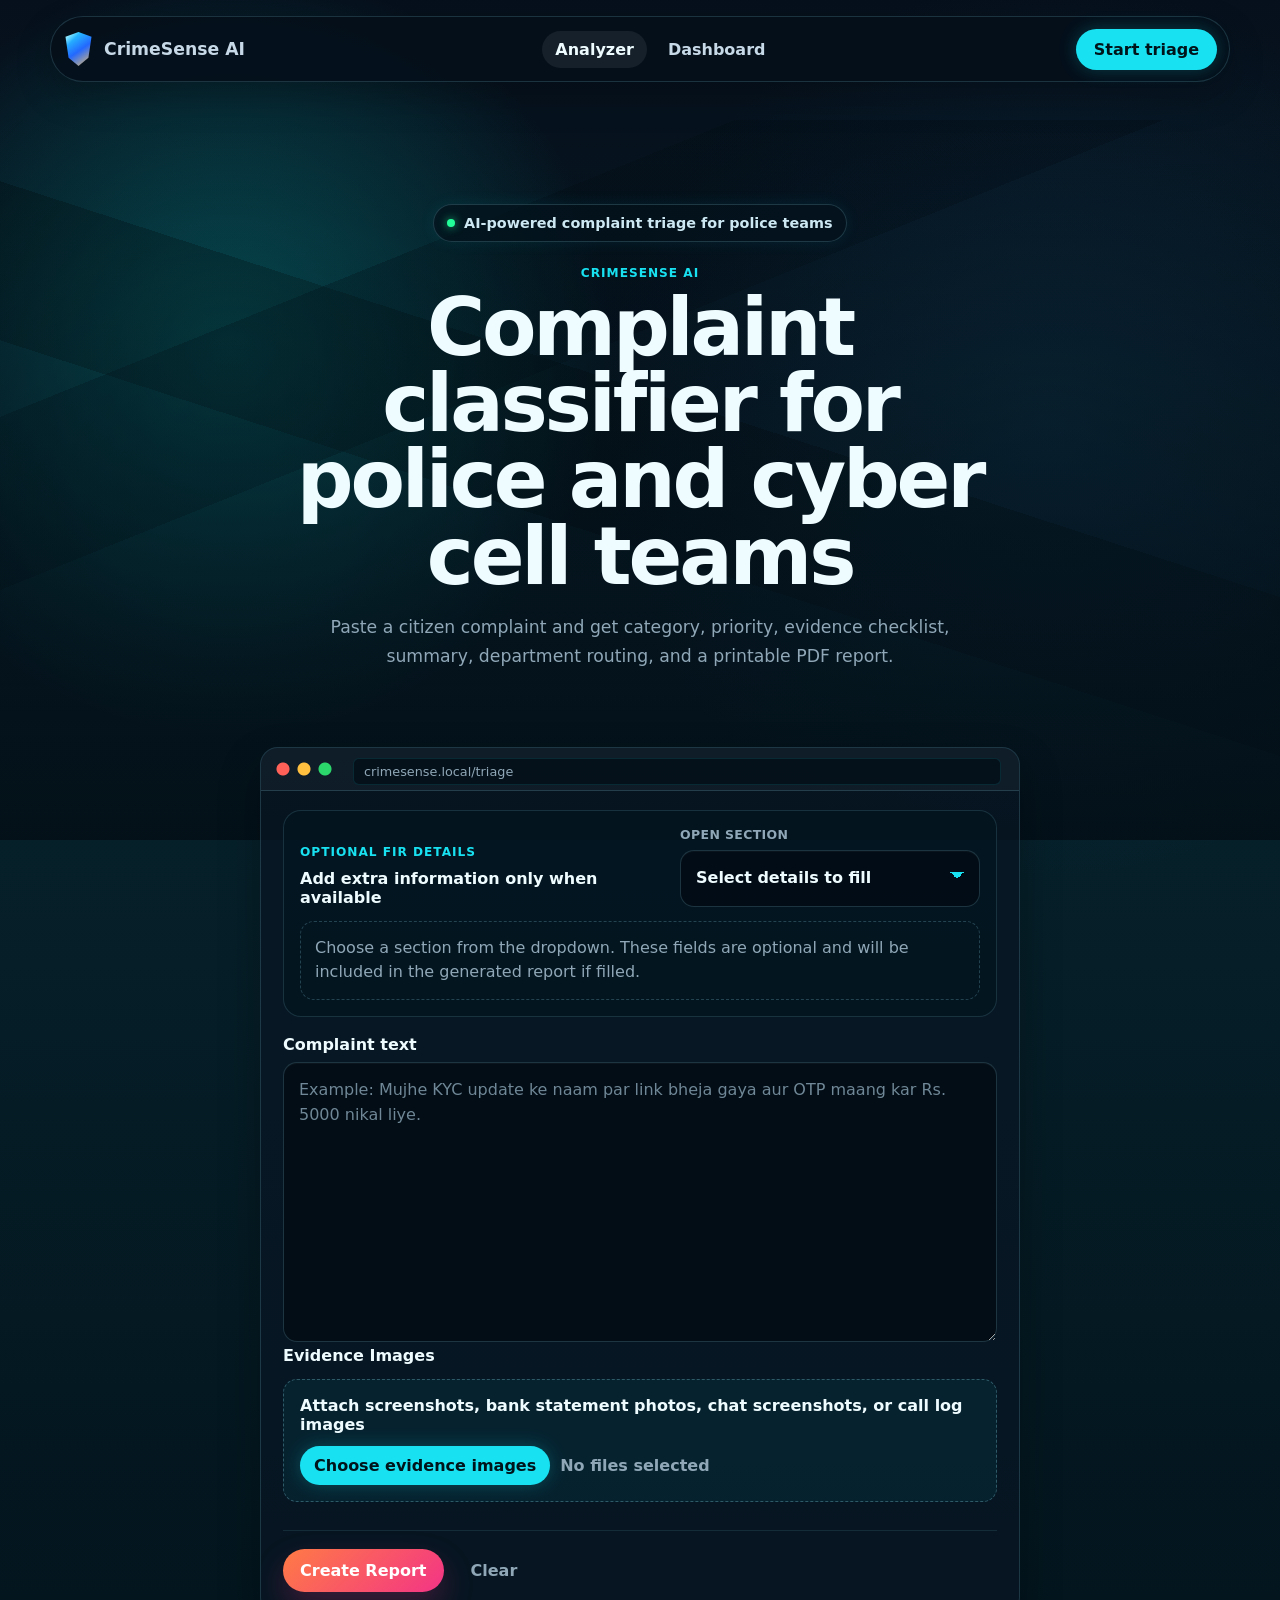
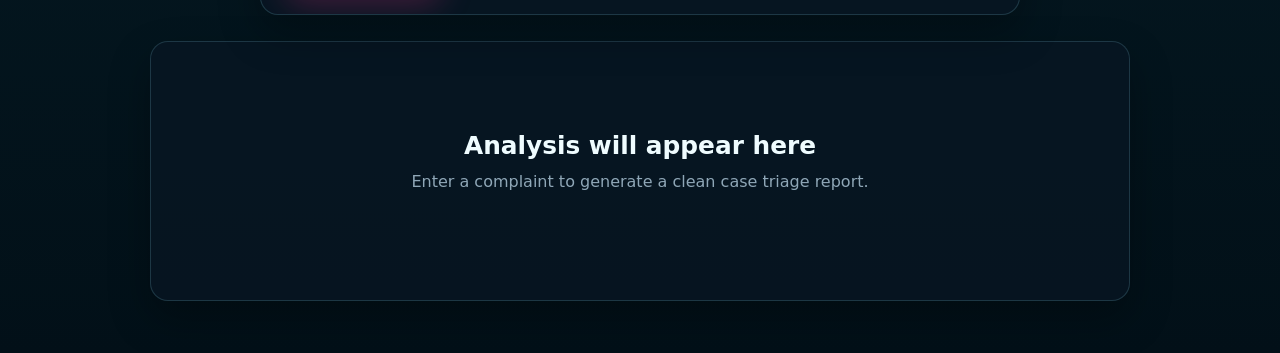
<file: index.html>
<!doctype html>
<html lang="en">
  <head>
    <meta charset="UTF-8" />
    <meta name="viewport" content="width=device-width, initial-scale=1.0" />
    <title>CrimeSense AI Complaint Classifier</title>
    <link rel="stylesheet" href="styles.css?v=crime-ui-17" />
  </head>
  <body>
    <nav class="top-nav no-print">
      <a class="brand-link" href="index.html" aria-label="CrimeSense AI home">
        <span class="brand-mark"></span>
        <span>CrimeSense AI</span>
      </a>
      <div class="nav-links">
        <a href="index.html" aria-current="page">Analyzer</a>
        <a href="dashboard.html">Dashboard</a>
      </div>
      <a class="nav-cta" href="#complaintForm">Start triage</a>
    </nav>

    <main class="app-shell">
      <section class="workspace">
        <div class="intro">
          <div class="hero-pill">
            <span class="status-dot"></span>
            <span id="heroPillText">AI-powered complaint triage for police teams</span>
          </div>
          <p class="eyebrow">CrimeSense AI</p>
          <h1>Complaint classifier for police and cyber cell teams</h1>
          <p>
            Paste a citizen complaint and get category, priority, evidence checklist,
            summary, department routing, and a printable PDF report.
          </p>
        </div>

        <form id="complaintForm" class="complaint-panel" autocomplete="off">
          <div class="fir-builder">
            <div class="fir-builder-header">
              <div>
                <p class="eyebrow">Optional FIR Details</p>
                <h3>Add extra information only when available</h3>
              </div>
              <label class="section-picker">
                <span>Open section</span>
                <select id="firSectionSelect" aria-label="Open optional FIR section">
                  <option value="">Select details to fill</option>
                  <option value="complainant">Complainant details</option>
                  <option value="victim">Victim details</option>
                  <option value="incident">Incident details</option>
                  <option value="cybercrime">Cybercrime details</option>
                </select>
              </label>
            </div>

            <div class="fir-section-empty" data-fir-empty>
              Choose a section from the dropdown. These fields are optional and will be included in the generated report if filled.
            </div>

            <div class="form-section fir-section-panel hidden" data-fir-section="complainant">
              <h3>Complainant Details</h3>
              <div class="form-grid">
                <label>Name<input id="complainantName" name="complainantName" autocomplete="off" /></label>
                <label>Father's Name<input id="complainantFatherName" name="complainantFatherName" autocomplete="off" /></label>
                <label>Contact Number<input id="complainantContact" name="complainantContact" autocomplete="off" /></label>
                <label>Occupation<input id="complainantOccupation" name="complainantOccupation" autocomplete="off" /></label>
              </div>
              <label>Address<textarea id="complainantAddress" name="complainantAddress" rows="2" autocomplete="off"></textarea></label>
            </div>

            <div class="form-section fir-section-panel hidden" data-fir-section="victim">
              <h3>Victim Details</h3>
              <div class="form-grid">
                <label>Victim Name<input id="victimName" name="victimName" autocomplete="off" /></label>
                <label>Relation to Complainant<input id="victimRelation" name="victimRelation" autocomplete="off" /></label>
              </div>
              <label>Victim Address<textarea id="victimAddress" name="victimAddress" rows="2" autocomplete="off"></textarea></label>
            </div>

            <div class="form-section fir-section-panel hidden" data-fir-section="incident">
              <h3>Incident Details</h3>
              <div class="form-grid">
                <label>Date<input id="incidentDate" name="incidentDate" type="date" /></label>
                <label>Time<input id="incidentTime" name="incidentTime" type="time" /></label>
                <label>Place<input id="incidentPlace" name="incidentPlace" autocomplete="off" /></label>
                <label>Accused Name / Description<input id="accusedDetails" name="accusedDetails" autocomplete="off" /></label>
              </div>
            </div>

            <div class="form-section fir-section-panel hidden" data-fir-section="cybercrime">
              <h3>Cybercrime Details</h3>
              <div class="form-grid">
                <label>Transaction ID / UTR<input id="transactionId" name="transactionId" autocomplete="off" /></label>
                <label>Accused Phone / Email / Handle<input id="accusedContact" name="accusedContact" autocomplete="off" /></label>
                <label>Platform<input id="crimePlatform" name="crimePlatform" placeholder="WhatsApp, Instagram, UPI, Bank..." autocomplete="off" /></label>
              </div>
            </div>
          </div>

          <label for="complaintText">Complaint text</label>
          <textarea
            id="complaintText"
            name="complaintText"
            autocomplete="off"
            data-clear-on-load="true"
            rows="10"
            placeholder="Example: Mujhe KYC update ke naam par link bheja gaya aur OTP maang kar Rs. 5000 nikal liye."
          ></textarea>
          <div class="form-section">
            <h3>Evidence Images</h3>
            <label class="file-drop" for="evidenceImages">
              <span class="file-drop-title">Attach screenshots, bank statement photos, chat screenshots, or call log images</span>
              <span class="file-upload-row">
                <span class="file-upload-button">Choose evidence images</span>
                <span id="fileUploadStatus" class="file-upload-status">No files selected</span>
              </span>
              <input id="evidenceImages" name="evidenceImages" type="file" accept="image/*" multiple />
            </label>
            <div id="attachmentPreview" class="attachment-preview"></div>
          </div>
          <div class="actions">
            <button type="submit">Create Report</button>
            <button type="button" class="ghost" id="clearButton">Clear</button>
          </div>
        </form>
      </section>

      <section class="results" aria-live="polite">
        <div id="emptyState" class="empty-state">
          <h2>Analysis will appear here</h2>
          <p>Enter a complaint to generate a clean case triage report.</p>
        </div>

        <article id="report" class="report hidden">
          <header class="report-header">
            <div>
              <p class="eyebrow">Generated Report</p>
              <h2 id="reportTitle">Complaint Analysis</h2>
            </div>
            <button type="button" id="printButton" class="secondary">Save PDF</button>
          </header>

          <div class="summary-box">
            <span>Summary</span>
            <p id="summaryText"></p>
          </div>

          <div class="metric-grid">
            <div>
              <span>Category</span>
              <strong id="categoryText"></strong>
            </div>
            <div>
              <span>Priority</span>
              <strong id="priorityText"></strong>
            </div>
            <div>
              <span>Suggested Department</span>
              <strong id="departmentText"></strong>
            </div>
            <div>
              <span>Generated At</span>
              <strong id="timestampText"></strong>
            </div>
            <div>
              <span>AI Engine</span>
              <strong id="engineText"></strong>
            </div>
            <div>
              <span>Provider Status</span>
              <strong id="providerStatusText"></strong>
            </div>
            <div>
              <span>Confidence</span>
              <strong id="confidenceText"></strong>
            </div>
            <div>
              <span>Human Review</span>
              <strong id="reviewText"></strong>
            </div>
            <div>
              <span>Complaint ID</span>
              <strong id="complaintIdText"></strong>
            </div>
          </div>

          <div class="section-row">
            <section>
              <h3>Detected Keywords</h3>
              <div id="keywordsList" class="chips"></div>
            </section>

            <section>
              <h3>Evidence Checklist</h3>
              <ul id="evidenceList" class="check-list"></ul>
            </section>
          </div>

          <section>
            <h3>FIR Draft Details</h3>
            <div id="firDetailsList" class="detail-list"></div>
          </section>

          <div class="section-row">
            <section>
              <h3>Extracted Entities</h3>
              <ul id="entitiesList" class="check-list"></ul>
            </section>

            <section>
              <h3>Reasoning</h3>
              <p id="reasoningText" class="reasoning-text"></p>
            </section>
          </div>

          <section>
            <h3>AI/ML Pipeline</h3>
            <div id="pipelineDetailsList" class="detail-list"></div>
          </section>

          <section>
            <h3>Similar Registered Complaints</h3>
            <div id="similarComplaintsList" class="similar-list"></div>
          </section>

          <section>
            <h3>Possible Legal Sections</h3>
            <ul id="legalSectionsList" class="check-list"></ul>
            <p class="muted-note">Legal sections are AI suggestions for officer/legal review, not final FIR charges.</p>
          </section>

          <section>
            <h3>Attached Evidence Images</h3>
            <div id="reportAttachments" class="report-attachments"></div>
          </section>

          <section>
            <h3>Suggested Next Steps</h3>
            <ol id="stepsList" class="steps-list"></ol>
          </section>

          <section class="original-complaint">
            <h3>Original Complaint</h3>
            <p id="originalText"></p>
          </section>
        </article>
      </section>
    </main>

    <script src="config.js?v=crime-ui-17"></script>
    <script src="script.js?v=crime-ui-17"></script>
  </body>
</html>
</file>
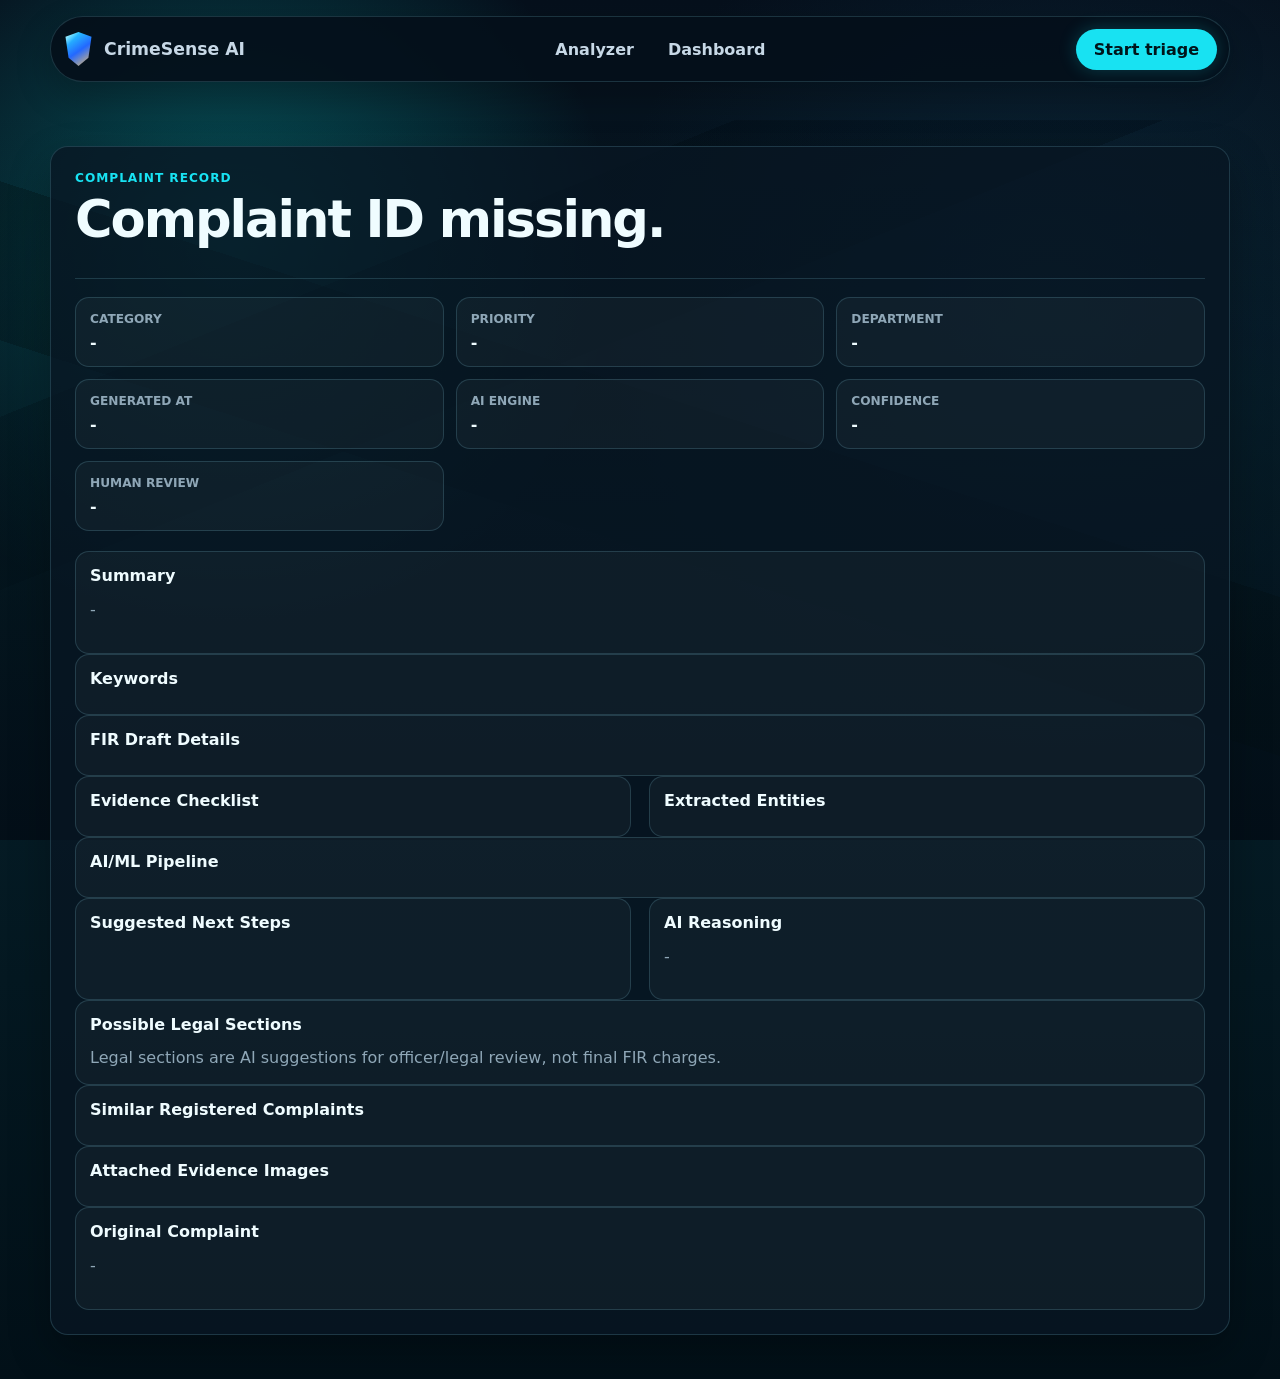
<file: complaint.html>
<!doctype html>
<html lang="en">
  <head>
    <meta charset="UTF-8" />
    <meta name="viewport" content="width=device-width, initial-scale=1.0" />
    <title>CrimeSense AI Complaint Record</title>
    <link rel="stylesheet" href="styles.css?v=crime-ui-17" />
  </head>
  <body>
    <nav class="top-nav">
      <a class="brand-link" href="index.html" aria-label="CrimeSense AI home">
        <span class="brand-mark"></span>
        <span>CrimeSense AI</span>
      </a>
      <div class="nav-links">
        <a href="index.html">Analyzer</a>
        <a href="dashboard.html">Dashboard</a>
      </div>
      <a class="nav-cta" href="index.html#complaintForm">Start triage</a>
    </nav>

    <main class="dashboard-shell complaint-detail-shell">
      <header class="dashboard-header">
        <div>
          <p class="eyebrow">Complaint Record</p>
          <h1 id="complaintTitle">Loading complaint...</h1>
        </div>
      </header>

      <div class="metric-grid">
        <div>
          <span>Category</span>
          <strong id="detailCategory">-</strong>
        </div>
        <div>
          <span>Priority</span>
          <strong id="detailPriority">-</strong>
        </div>
        <div>
          <span>Department</span>
          <strong id="detailDepartment">-</strong>
        </div>
        <div>
          <span>Generated At</span>
          <strong id="detailTimestamp">-</strong>
        </div>
        <div>
          <span>AI Engine</span>
          <strong id="detailEngine">-</strong>
        </div>
        <div>
          <span>Confidence</span>
          <strong id="detailConfidence">-</strong>
        </div>
        <div>
          <span>Human Review</span>
          <strong id="detailReview">-</strong>
        </div>
      </div>

      <section class="dashboard-panel">
        <h3>Summary</h3>
        <p id="detailSummary" class="reasoning-text">-</p>
      </section>

      <section class="dashboard-panel">
        <h3>Keywords</h3>
        <div id="detailKeywords" class="chips"></div>
      </section>

      <section class="dashboard-panel">
        <h3>FIR Draft Details</h3>
        <div id="detailFirDetails" class="detail-list"></div>
      </section>

      <div class="section-row">
        <section class="dashboard-panel">
          <h3>Evidence Checklist</h3>
          <ul id="detailEvidence" class="check-list"></ul>
        </section>

        <section class="dashboard-panel">
          <h3>Extracted Entities</h3>
          <ul id="detailEntities" class="check-list"></ul>
        </section>
      </div>

      <section class="dashboard-panel">
        <h3>AI/ML Pipeline</h3>
        <div id="detailPipeline" class="detail-list"></div>
      </section>

      <div class="section-row">
        <section class="dashboard-panel">
          <h3>Suggested Next Steps</h3>
          <ol id="detailSteps" class="steps-list"></ol>
        </section>

        <section class="dashboard-panel">
          <h3>AI Reasoning</h3>
          <p id="detailReasoning" class="reasoning-text">-</p>
        </section>
      </div>

      <section class="dashboard-panel">
        <h3>Possible Legal Sections</h3>
        <ul id="detailLegalSections" class="check-list"></ul>
        <p class="muted-note">Legal sections are AI suggestions for officer/legal review, not final FIR charges.</p>
      </section>

      <section class="dashboard-panel">
        <h3>Similar Registered Complaints</h3>
        <div id="detailSimilar" class="similar-list"></div>
      </section>

      <section class="dashboard-panel">
        <h3>Attached Evidence Images</h3>
        <div id="detailAttachments" class="report-attachments"></div>
      </section>

      <section class="dashboard-panel">
        <h3>Original Complaint</h3>
        <p id="detailOriginal" class="reasoning-text">-</p>
      </section>
    </main>

    <script src="config.js?v=crime-ui-17"></script>
    <script src="complaint.js?v=crime-ui-17"></script>
  </body>
</html>
</file>
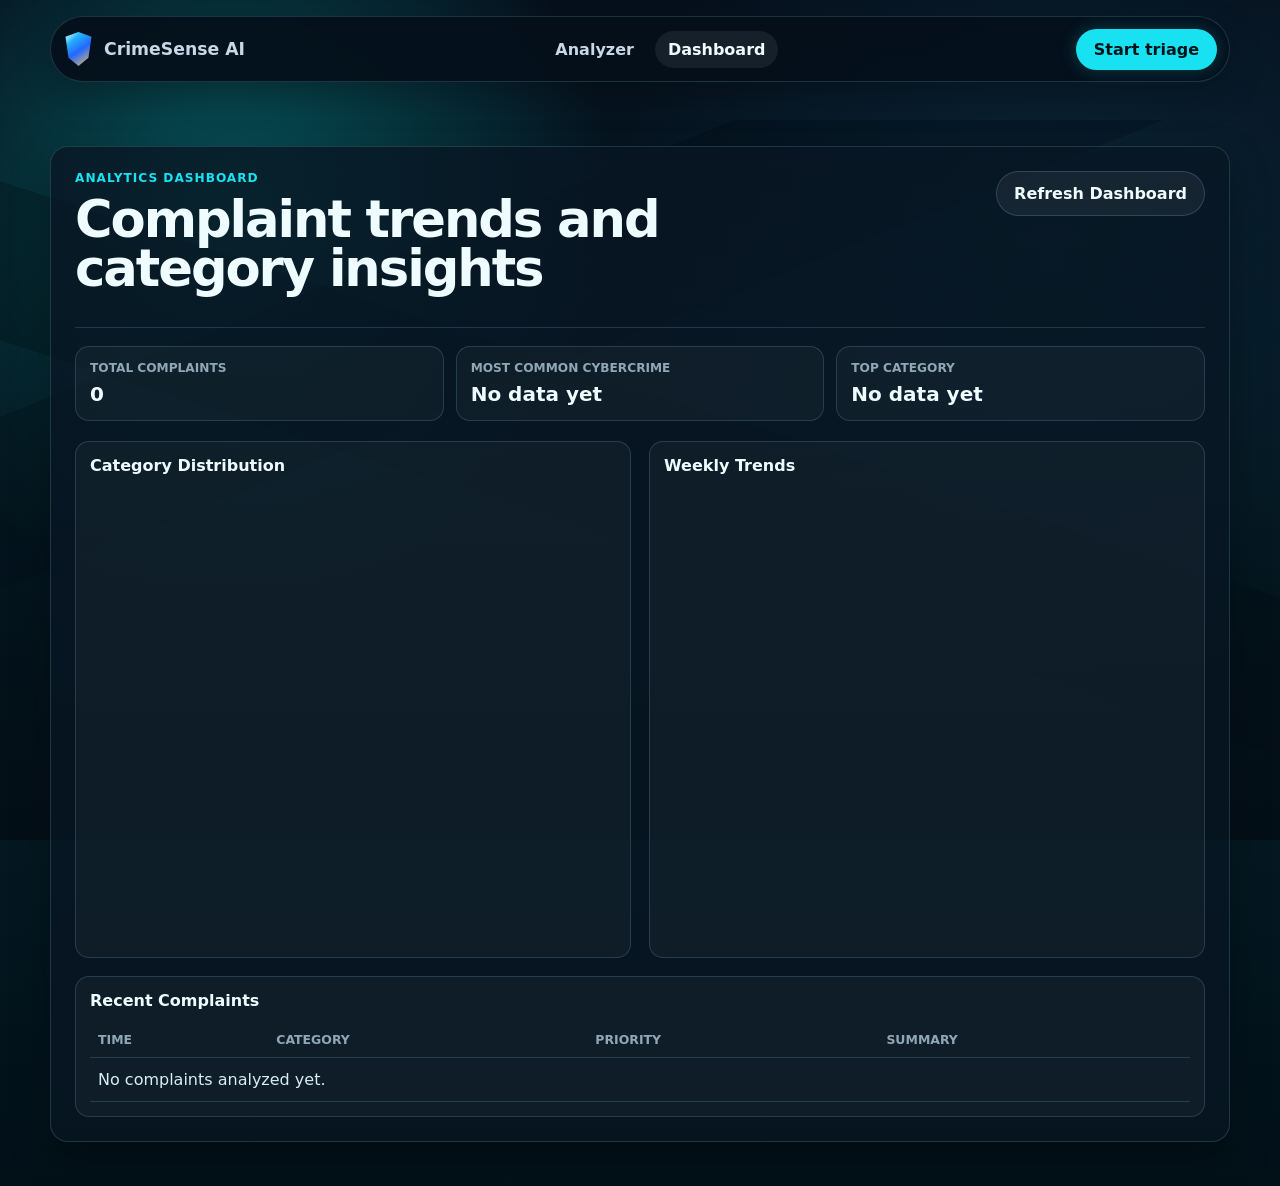
<file: dashboard.html>
<!doctype html>
<html lang="en">
  <head>
    <meta charset="UTF-8" />
    <meta name="viewport" content="width=device-width, initial-scale=1.0" />
    <title>CrimeSense AI Dashboard</title>
    <link rel="stylesheet" href="styles.css?v=crime-ui-17" />
  </head>
  <body>
    <nav class="top-nav">
      <a class="brand-link" href="index.html" aria-label="CrimeSense AI home">
        <span class="brand-mark"></span>
        <span>CrimeSense AI</span>
      </a>
      <div class="nav-links">
        <a href="index.html">Analyzer</a>
        <a href="dashboard.html" aria-current="page">Dashboard</a>
      </div>
      <a class="nav-cta" href="index.html#complaintForm">Start triage</a>
    </nav>

    <main class="dashboard-shell" aria-labelledby="dashboardTitle">
      <header class="dashboard-header">
        <div>
          <p class="eyebrow">Analytics Dashboard</p>
          <h1 id="dashboardTitle">Complaint trends and category insights</h1>
        </div>
        <button type="button" class="secondary" id="refreshDashboardButton">Refresh Dashboard</button>
      </header>

      <div class="dashboard-metrics">
        <div>
          <span>Total Complaints</span>
          <strong id="totalComplaintsText">0</strong>
        </div>
        <div>
          <span>Most Common Cybercrime</span>
          <strong id="topCybercrimeText">No data yet</strong>
        </div>
        <div>
          <span>Top Category</span>
          <strong id="topCategoryText">No data yet</strong>
        </div>
      </div>

      <div class="dashboard-grid">
        <section class="dashboard-panel">
          <h3>Category Distribution</h3>
          <canvas id="categoryChart" height="260"></canvas>
        </section>

        <section class="dashboard-panel">
          <h3>Weekly Trends</h3>
          <canvas id="weeklyChart" height="260"></canvas>
        </section>
      </div>

      <section class="dashboard-panel">
        <h3>Recent Complaints</h3>
        <div class="table-wrap">
          <table>
            <thead>
              <tr>
                <th>Time</th>
                <th>Category</th>
                <th>Priority</th>
                <th>Summary</th>
              </tr>
            </thead>
            <tbody id="recentComplaintsTable">
              <tr>
                <td colspan="4">No complaints analyzed yet.</td>
              </tr>
            </tbody>
          </table>
        </div>
      </section>
    </main>

    <script src="config.js?v=crime-ui-17"></script>
    <script src="dashboard.js?v=crime-ui-17"></script>
  </body>
</html>
</file>
<file: styles.css>
:root {
  color-scheme: dark;
  --bg: #030b12;
  --bg-2: #061924;
  --panel: rgba(8, 23, 35, 0.78);
  --panel-strong: rgba(10, 28, 42, 0.94);
  --text: #effcff;
  --muted: #8fa7b7;
  --line: rgba(151, 232, 255, 0.16);
  --primary: #18e2f2;
  --primary-dark: #08a9bd;
  --accent: #ff4f87;
  --danger: #ff6b7a;
  --warning: #ffc15a;
  --success: #2ee59d;
  --chip: rgba(24, 226, 242, 0.12);
  --shadow: 0 18px 42px rgba(0, 0, 0, 0.28);
}

* {
  box-sizing: border-box;
}

html {
  scroll-behavior: auto;
}

body {
  margin: 0;
  min-height: 100vh;
  background:
    radial-gradient(circle at 18% 18%, rgba(8, 210, 208, 0.34), transparent 24rem),
    radial-gradient(circle at 82% 22%, rgba(21, 78, 112, 0.28), transparent 28rem),
    linear-gradient(180deg, #06101c 0%, #06202a 42%, #021018 100%);
  background-attachment: scroll;
  color: var(--text);
  font-family: Inter, ui-sans-serif, system-ui, -apple-system, BlinkMacSystemFont, "Segoe UI", sans-serif;
  overflow-x: hidden;
}

body::before {
  content: "";
  position: absolute;
  inset: 120px 0 auto;
  height: 720px;
  z-index: -2;
  background:
    linear-gradient(180deg, rgba(3, 12, 20, 0.02), rgba(3, 12, 20, 0.88)),
    linear-gradient(158deg, transparent 0 24%, rgba(1, 11, 18, 0.32) 24% 38%, transparent 38%),
    linear-gradient(18deg, transparent 0 44%, rgba(0, 0, 0, 0.28) 44% 58%, transparent 58%);
  opacity: 0.85;
  pointer-events: none;
}

body::after {
  content: none;
}

.top-nav {
  width: min(1180px, calc(100% - 32px));
  min-height: 66px;
  margin: 16px auto 0;
  padding: 10px 12px;
  display: flex;
  align-items: center;
  justify-content: space-between;
  gap: 18px;
  border: 1px solid rgba(151, 232, 255, 0.16);
  border-radius: 999px;
  background: rgba(5, 16, 27, 0.92);
  box-shadow: 0 14px 36px rgba(0, 0, 0, 0.22);
}

.brand-link,
.nav-links,
.nav-cta {
  display: flex;
  align-items: center;
}

.brand-link {
  gap: 10px;
  color: var(--text);
  font-size: 1.08rem;
  font-weight: 900;
  text-decoration: none;
  white-space: nowrap;
}

.brand-mark {
  width: 31px;
  height: 34px;
  display: inline-block;
  border-radius: 10px 10px 14px 14px;
  background:
    linear-gradient(135deg, rgba(255, 255, 255, 0.9), transparent 28%),
    linear-gradient(145deg, #28f5ff, #2368ff 54%, #ffc857);
  box-shadow: 0 0 14px rgba(24, 226, 242, 0.26);
  clip-path: polygon(50% 0, 92% 14%, 82% 76%, 50% 100%, 18% 76%, 8% 14%);
}

.nav-links {
  gap: 8px;
  justify-content: center;
  flex: 1;
}

.top-nav a {
  color: #c7d8e6;
  text-decoration: none;
}

.nav-links a {
  border-radius: 999px;
  padding: 9px 13px;
  font-weight: 700;
}

.nav-links a:hover,
.nav-links a[aria-current="page"] {
  color: var(--text);
  background: rgba(255, 255, 255, 0.07);
}

.nav-cta {
  border-radius: 999px;
  padding: 11px 18px;
  background: var(--primary);
  color: #00151b !important;
  font-weight: 900;
  box-shadow: 0 0 18px rgba(24, 226, 242, 0.22);
  white-space: nowrap;
}

.app-shell {
  width: min(1180px, calc(100% - 32px));
  margin: 0 auto;
  padding: 110px 0 52px;
  display: block;
}

.dashboard-shell {
  width: min(1180px, calc(100% - 32px));
  margin: 64px auto 44px;
  padding: 24px;
  border: 1px solid var(--line);
  border-radius: 18px;
  background: var(--panel);
  box-shadow: var(--shadow);
}

.workspace,
.results {
  min-width: 0;
}

.workspace {
  max-width: 980px;
  margin: 0 auto;
}

.results {
  max-width: 980px;
  margin: 26px auto 0;
}

.intro {
  padding: 12px 4px 20px;
  text-align: center;
}

.hero-pill {
  width: fit-content;
  display: flex;
  align-items: center;
  gap: 9px;
  min-height: 38px;
  margin: 0 auto 24px;
  border: 1px solid rgba(151, 232, 255, 0.18);
  border-radius: 999px;
  background: rgba(4, 19, 29, 0.72);
  color: #cde8f2;
  padding: 9px 13px;
  font-size: 0.9rem;
  font-weight: 800;
  box-shadow: 0 0 16px rgba(24, 226, 242, 0.08);
}

#heroPillText {
  display: inline-block;
  transition: opacity 180ms ease, transform 180ms ease;
  will-change: opacity, transform;
}

#heroPillText.is-changing {
  opacity: 0;
  transform: translateY(6px);
}

.status-dot {
  width: 8px;
  height: 8px;
  border-radius: 50%;
  background: #22ff9a;
  box-shadow: 0 0 8px rgba(34, 255, 154, 0.7);
}

.eyebrow {
  margin: 0 0 10px;
  color: var(--primary);
  font-size: 0.76rem;
  font-weight: 900;
  letter-spacing: 0.08em;
  text-transform: uppercase;
}

h1,
h2,
h3,
p {
  margin-top: 0;
}

h1 {
  max-width: 780px;
  margin: 0 auto 18px;
  color: var(--text);
  font-size: clamp(2.8rem, 6.2vw, 5.3rem);
  line-height: 0.96;
  letter-spacing: -0.04em;
}

.dashboard-header h1 {
  font-size: clamp(2rem, 4vw, 3.6rem);
}

h2 {
  margin-bottom: 8px;
  color: var(--text);
  font-size: 1.55rem;
}

h3 {
  margin-bottom: 12px;
  color: var(--text);
  font-size: 1rem;
}

.intro p:not(.eyebrow),
.hint,
.empty-state p {
  color: var(--muted);
  line-height: 1.7;
}

.intro p:not(.eyebrow) {
  max-width: 620px;
  margin-left: auto;
  margin-right: auto;
  font-size: 1.08rem;
}

.complaint-panel,
.report,
.empty-state {
  border: 1px solid var(--line);
  border-radius: 18px;
  background: var(--panel);
  box-shadow: var(--shadow);
}

.complaint-panel {
  position: relative;
  max-width: 760px;
  margin: 38px auto 0;
  padding: 62px 22px 22px;
  overflow: hidden;
}

.complaint-panel::before {
  content: "";
  position: absolute;
  inset: 0 0 auto;
  height: 42px;
  border-bottom: 1px solid var(--line);
  background:
    radial-gradient(circle at 22px 21px, #ff6159 0 6px, transparent 7px),
    radial-gradient(circle at 43px 21px, #ffbf3f 0 6px, transparent 7px),
    radial-gradient(circle at 64px 21px, #2bd66b 0 6px, transparent 7px),
    rgba(255, 255, 255, 0.035);
}

.complaint-panel::after {
  content: "crimesense.local/triage";
  position: absolute;
  top: 10px;
  left: 92px;
  right: 18px;
  border: 1px solid rgba(24, 226, 242, 0.12);
  border-radius: 6px;
  background: rgba(1, 11, 18, 0.62);
  color: #8fa7b7;
  padding: 5px 10px;
  font-size: 0.8rem;
  text-align: left;
}

label {
  display: block;
  margin-bottom: 8px;
  color: var(--text);
  font-weight: 900;
}

input,
textarea,
select {
  width: 100%;
  border: 1px solid rgba(151, 232, 255, 0.18);
  border-radius: 14px;
  padding: 15px;
  background: rgba(2, 10, 18, 0.72);
  color: var(--text);
  font: inherit;
  line-height: 1.55;
  box-shadow: inset 0 1px 0 rgba(255, 255, 255, 0.03);
}

input,
select {
  min-height: 48px;
}

select {
  appearance: none;
  cursor: pointer;
  background-image:
    linear-gradient(45deg, transparent 50%, var(--primary) 50%),
    linear-gradient(135deg, var(--primary) 50%, transparent 50%);
  background-position:
    calc(100% - 22px) 21px,
    calc(100% - 15px) 21px;
  background-size: 7px 7px, 7px 7px;
  background-repeat: no-repeat;
  padding-right: 44px;
}

textarea {
  min-height: 250px;
  resize: vertical;
}

textarea::placeholder {
  color: #6f8796;
}

input:focus,
textarea:focus,
select:focus {
  border-color: var(--primary);
  outline: 4px solid rgba(24, 226, 242, 0.13);
}

.fir-builder {
  border: 1px solid rgba(151, 232, 255, 0.14);
  border-radius: 18px;
  background: rgba(3, 21, 31, 0.64);
  margin-bottom: 18px;
  padding: 16px;
}

.fir-builder-header {
  display: grid;
  grid-template-columns: minmax(0, 1fr) minmax(220px, 300px);
  gap: 16px;
  align-items: end;
}

.fir-builder-header h3 {
  margin: 4px 0 0;
  font-size: 1rem;
}

.section-picker {
  margin-bottom: 0;
}

.section-picker span {
  display: block;
  margin-bottom: 8px;
  color: var(--muted);
  font-size: 0.78rem;
  font-weight: 900;
  letter-spacing: 0.03em;
  text-transform: uppercase;
}

.fir-section-empty {
  margin-top: 14px;
  border: 1px dashed rgba(151, 232, 255, 0.22);
  border-radius: 14px;
  color: var(--muted);
  padding: 14px;
  line-height: 1.55;
}

.fir-section-panel {
  margin-top: 16px;
  margin-bottom: 0;
  border-bottom: 0;
  border-top: 1px solid rgba(151, 232, 255, 0.1);
  padding-top: 16px;
  padding-bottom: 0;
}

.fir-section-panel textarea {
  min-height: 92px;
}

.form-section {
  margin-bottom: 18px;
  border-bottom: 1px solid rgba(151, 232, 255, 0.1);
  padding-bottom: 16px;
}

.form-section h3 {
  margin-bottom: 14px;
}

.form-grid {
  display: grid;
  grid-template-columns: repeat(2, minmax(0, 1fr));
  gap: 12px;
}

.file-drop {
  display: block;
  border: 1px dashed rgba(151, 232, 255, 0.28);
  border-radius: 14px;
  background: rgba(24, 226, 242, 0.06);
  padding: 16px;
  cursor: pointer;
}

.file-drop:hover {
  border-color: rgba(24, 226, 242, 0.55);
  background: rgba(24, 226, 242, 0.1);
}

.file-drop-title {
  display: block;
  margin-bottom: 12px;
}

.file-upload-row {
  display: flex;
  align-items: center;
  flex-wrap: wrap;
  gap: 10px;
}

.file-upload-button {
  display: inline-flex;
  align-items: center;
  justify-content: center;
  border-radius: 999px;
  background: var(--primary);
  color: #00151b;
  padding: 10px 14px;
  font-weight: 900;
  box-shadow: 0 0 18px rgba(24, 226, 242, 0.22);
}

.file-upload-status {
  color: var(--muted);
  font-weight: 800;
}

.file-drop input {
  position: absolute;
  width: 1px;
  height: 1px;
  opacity: 0;
  pointer-events: none;
}

.actions {
  display: flex;
  flex-wrap: wrap;
  gap: 10px;
  margin-top: 14px;
}

button {
  border: 0;
  border-radius: 999px;
  padding: 12px 17px;
  background: linear-gradient(135deg, #ff7b45, #f33486);
  color: #ffffff;
  font: inherit;
  font-weight: 900;
  cursor: pointer;
  box-shadow: 0 14px 32px rgba(243, 52, 134, 0.24);
}

button:hover {
  transform: translateY(-1px);
  filter: brightness(1.06);
}

button.secondary {
  border: 1px solid rgba(151, 232, 255, 0.18);
  background: rgba(255, 255, 255, 0.06);
  color: var(--text);
  box-shadow: none;
}

button.secondary:hover,
button.ghost:hover {
  background: rgba(24, 226, 242, 0.12);
}

button.ghost {
  background: transparent;
  color: var(--muted);
  box-shadow: none;
}

.hint {
  margin: 14px 0 0;
  font-size: 0.9rem;
}

.status-hint {
  color: #c5edf7;
  font-weight: 800;
}

.results {
  align-self: start;
}

.empty-state {
  min-height: 260px;
  padding: 34px;
  display: grid;
  place-content: center;
  text-align: center;
}

.report {
  max-width: 980px;
  margin: 0 auto;
  padding: 24px;
}

.hidden {
  display: none;
}

.report-header,
.dashboard-header {
  display: flex;
  align-items: flex-start;
  justify-content: space-between;
  gap: 16px;
  border-bottom: 1px solid var(--line);
  padding-bottom: 16px;
  margin-bottom: 18px;
}

.dashboard-header h2 {
  margin-bottom: 0;
}

.summary-box {
  border-left: 4px solid var(--primary);
  border-radius: 14px;
  background: rgba(24, 226, 242, 0.09);
  padding: 15px 17px;
  margin-bottom: 18px;
}

.summary-box span,
.metric-grid span,
.dashboard-metrics span {
  display: block;
  margin-bottom: 7px;
  color: var(--muted);
  font-size: 0.76rem;
  font-weight: 900;
  text-transform: uppercase;
}

.summary-box p {
  margin: 0;
  color: #d9f5fb;
  line-height: 1.55;
}

.metric-grid,
.dashboard-metrics {
  display: grid;
  grid-template-columns: repeat(3, minmax(0, 1fr));
  gap: 12px;
  margin-bottom: 20px;
}

.metric-grid div,
.dashboard-metrics div,
.dashboard-panel {
  border: 1px solid var(--line);
  border-radius: 14px;
  background: rgba(255, 255, 255, 0.035);
  padding: 14px;
}

.metric-grid strong,
.dashboard-metrics strong {
  display: block;
  color: var(--text);
  overflow-wrap: anywhere;
}

.dashboard-metrics strong {
  font-size: 1.25rem;
}

.dashboard-grid {
  display: grid;
  grid-template-columns: 1fr 1fr;
  gap: 18px;
  margin-bottom: 18px;
}

.dashboard-panel canvas {
  display: block;
  width: 100%;
  min-height: 260px;
}

.table-wrap {
  overflow-x: auto;
}

table {
  width: 100%;
  min-width: 760px;
  border-collapse: collapse;
}

th,
td {
  border-bottom: 1px solid var(--line);
  padding: 10px 8px;
  text-align: left;
  vertical-align: top;
}

th {
  color: var(--muted);
  font-size: 0.78rem;
  text-transform: uppercase;
}

td {
  color: #d8edf4;
  line-height: 1.45;
}

td a {
  color: #bff9ff;
  font-weight: 800;
  text-decoration: none;
}

td a:hover {
  color: var(--primary);
}

.priority-high {
  color: var(--danger) !important;
}

.priority-medium {
  color: var(--warning) !important;
}

.priority-low {
  color: var(--success) !important;
}

.section-row {
  display: grid;
  grid-template-columns: 1fr 1fr;
  gap: 18px;
}

.chips {
  display: flex;
  flex-wrap: wrap;
  gap: 8px;
}

.similar-list {
  display: grid;
  gap: 10px;
}

.similar-card {
  display: block;
  border: 1px solid var(--line);
  border-radius: 14px;
  background: rgba(24, 226, 242, 0.07);
  color: var(--text);
  padding: 13px;
  text-decoration: none;
}

.similar-card:hover {
  border-color: rgba(24, 226, 242, 0.34);
  background: rgba(24, 226, 242, 0.12);
}

.similar-card strong,
.similar-card span {
  display: block;
}

.similar-card span {
  margin-top: 4px;
  color: var(--muted);
  font-size: 0.9rem;
}

.similar-card p,
.muted-note {
  margin: 8px 0 0;
  color: var(--muted);
  line-height: 1.5;
}

.detail-list {
  display: grid;
  grid-template-columns: repeat(2, minmax(0, 1fr));
  gap: 10px;
}

.detail-list div {
  border: 1px solid var(--line);
  border-radius: 14px;
  background: rgba(255, 255, 255, 0.035);
  padding: 12px;
}

.detail-list span {
  display: block;
  margin-bottom: 6px;
  color: var(--muted);
  font-size: 0.76rem;
  font-weight: 900;
  text-transform: uppercase;
}

.detail-list strong {
  display: block;
  overflow-wrap: anywhere;
}

.attachment-preview,
.report-attachments {
  display: grid;
  grid-template-columns: repeat(auto-fill, minmax(150px, 1fr));
  gap: 12px;
  margin-top: 12px;
}

.attachment-preview figure,
.report-attachments figure {
  margin: 0;
  border: 1px solid var(--line);
  border-radius: 14px;
  background: rgba(255, 255, 255, 0.035);
  overflow: hidden;
}

.attachment-preview img,
.report-attachments img {
  display: block;
  width: 100%;
  max-height: 220px;
  object-fit: cover;
}

.attachment-preview figcaption,
.report-attachments figcaption {
  padding: 8px;
  color: var(--muted);
  font-size: 0.82rem;
  overflow-wrap: anywhere;
}

.chip {
  border: 1px solid rgba(24, 226, 242, 0.16);
  border-radius: 999px;
  background: var(--chip);
  color: #bff9ff;
  padding: 7px 10px;
  font-size: 0.88rem;
  font-weight: 900;
}

.check-list,
.steps-list {
  margin: 0;
  padding-left: 20px;
  color: #d8edf4;
  line-height: 1.7;
}

.reasoning-text {
  color: var(--muted);
  line-height: 1.6;
}

.original-complaint {
  margin-top: 18px;
  border-top: 1px solid var(--line);
  padding-top: 16px;
}

.original-complaint p {
  color: var(--muted);
  white-space: pre-wrap;
  line-height: 1.6;
}

@media (max-width: 900px) {
  .top-nav {
    align-items: stretch;
    border-radius: 22px;
    flex-direction: column;
  }

  .nav-links {
    order: 3;
    justify-content: flex-start;
    flex-wrap: wrap;
  }

  .nav-cta {
    justify-content: center;
  }

  .app-shell,
  .section-row,
  .form-grid,
  .fir-builder-header,
  .detail-list,
  .dashboard-grid,
  .dashboard-metrics {
    grid-template-columns: 1fr;
  }

  .app-shell,
  .dashboard-shell,
  .top-nav {
    width: min(100% - 24px, 720px);
  }

  .app-shell {
    padding: 44px 0 28px;
  }

  h1 {
    font-size: 3rem;
    letter-spacing: -0.03em;
  }
}

@media (max-width: 560px) {
  body {
    background:
      radial-gradient(circle at 18% 8%, rgba(8, 210, 208, 0.2), transparent 18rem),
      linear-gradient(180deg, #06101c 0%, #04151d 100%);
  }

  body::before {
    height: 420px;
    opacity: 0.45;
  }

  input,
  textarea,
  select,
  button {
    font-size: 16px;
  }

  .top-nav {
    width: calc(100% - 18px);
    margin-top: 9px;
    padding: 10px;
    gap: 10px;
  }

  .brand-link {
    justify-content: center;
    font-size: 1rem;
  }

  .brand-mark {
    width: 27px;
    height: 30px;
  }

  .nav-links {
    width: 100%;
    justify-content: center;
  }

  .nav-links a {
    flex: 1;
    min-width: 116px;
    padding: 10px;
    text-align: center;
  }

  .nav-cta {
    width: 100%;
    justify-content: center;
    padding: 12px 14px;
  }

  .app-shell,
  .dashboard-shell,
  .top-nav {
    width: calc(100% - 18px);
  }

  .app-shell {
    padding: 34px 0 22px;
  }

  .dashboard-shell {
    margin: 18px auto 26px;
    padding: 14px;
    border-radius: 16px;
  }

  .intro {
    padding: 4px 0 12px;
  }

  .hero-pill {
    width: 100%;
    align-items: flex-start;
    justify-content: center;
    margin-bottom: 18px;
    border-radius: 16px;
    padding: 10px 12px;
    text-align: left;
  }

  .status-dot {
    flex: 0 0 auto;
    margin-top: 5px;
  }

  h1 {
    font-size: 2.35rem;
    line-height: 1.02;
    letter-spacing: -0.025em;
  }

  .dashboard-header h1 {
    font-size: 2rem;
  }

  .intro p:not(.eyebrow) {
    font-size: 0.98rem;
    line-height: 1.6;
  }

  .complaint-panel {
    margin-top: 24px;
    padding: 56px 14px 16px;
    border-radius: 16px;
  }

  .complaint-panel::after {
    left: 84px;
    right: 12px;
    overflow: hidden;
    text-overflow: ellipsis;
    white-space: nowrap;
  }

  .fir-builder,
  .file-drop,
  .metric-grid div,
  .dashboard-metrics div,
  .dashboard-panel,
  .summary-box,
  .detail-list div {
    border-radius: 12px;
  }

  .fir-builder {
    padding: 13px;
  }

  .fir-builder-header {
    gap: 12px;
  }

  input,
  textarea,
  select {
    border-radius: 12px;
    padding: 13px;
  }

  textarea {
    min-height: 178px;
  }

  .fir-section-panel textarea {
    min-height: 82px;
  }

  .file-upload-row,
  .actions {
    display: grid;
    grid-template-columns: 1fr;
  }

  .file-upload-button,
  .actions button {
    width: 100%;
  }

  .file-upload-status {
    overflow-wrap: anywhere;
  }

  .metric-grid {
    grid-template-columns: 1fr;
  }

  .report-header,
  .dashboard-header {
    display: block;
  }

  .report-header button,
  .dashboard-header button {
    margin-top: 12px;
    width: 100%;
  }

  .report,
  .empty-state {
    padding: 16px;
    border-radius: 16px;
  }

  .empty-state {
    min-height: 210px;
  }

  .metric-grid,
  .dashboard-metrics {
    gap: 10px;
  }

  .dashboard-metrics strong {
    font-size: 1.08rem;
  }

  .dashboard-panel canvas {
    min-height: 220px;
  }

  .table-wrap {
    margin: 0 -4px;
    padding-bottom: 4px;
  }

  table {
    min-width: 620px;
    font-size: 0.9rem;
  }

  th,
  td {
    padding: 9px 7px;
  }

  .section-row {
    gap: 12px;
  }

  .attachment-preview,
  .report-attachments {
    grid-template-columns: repeat(auto-fill, minmax(120px, 1fr));
  }

  .check-list,
  .steps-list {
    padding-left: 18px;
  }
}

@media print {
  body {
    background: #ffffff;
    color: #111111;
  }

  body * {
    visibility: hidden !important;
  }

  #report,
  #report * {
    visibility: visible !important;
  }

  #report {
    position: absolute;
    inset: 0 auto auto 0;
    display: block !important;
    width: 100% !important;
    border: 0;
    box-shadow: none;
    padding: 0;
    background: #ffffff !important;
    color: #111111 !important;
  }

  #report * {
    background: #ffffff !important;
    color: #111111 !important;
    box-shadow: none !important;
  }

  .workspace,
  .top-nav,
  .dashboard-shell,
  .empty-state,
  .no-print,
  #printButton,
  #printButton * {
    display: none !important;
    visibility: hidden !important;
  }

  .app-shell {
    display: block;
    width: 100%;
    padding: 0;
  }
}
</file>
